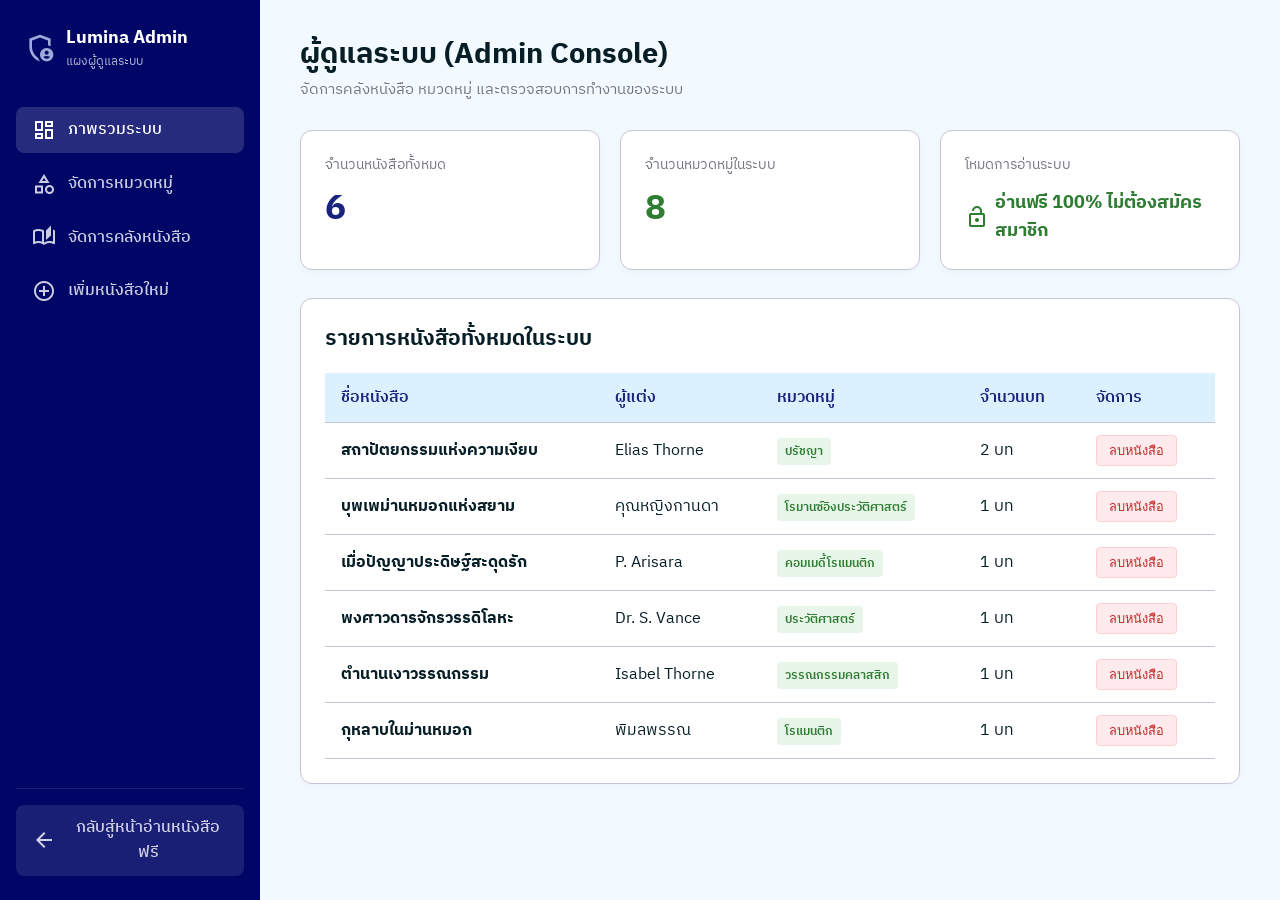
<file: E-Book Portal/admin.html>
<!DOCTYPE html>
<html lang="th">
<head>
    <meta charset="utf-8"/>
    <meta name="viewport" content="width=device-width, initial-scale=1.0"/>
    <title>Lumina Books | ผู้ดูแลระบบ (Admin Dashboard)</title>
    <meta name="description" content="แผงควบคุมผู้ดูแลระบบ Lumina Books สำหรับเพิ่ม ลบ แก้ไขหนังสือ จัดการหมวดหมู่ และรายงานระบบ"/>
    <link rel="stylesheet" href="styles.css"/>
    <style>
        .admin-layout {
            display: flex;
            min-height: 100vh;
            background: var(--color-background);
        }
        .admin-sidebar {
            width: 260px;
            background: var(--color-primary-dark);
            color: white;
            padding: 24px 16px;
            display: flex;
            flex-direction: column;
            gap: 24px;
            flex-shrink: 0;
        }
        .admin-sidebar a {
            color: rgba(255,255,255,0.8);
            text-decoration: none;
            padding: 10px 16px;
            border-radius: var(--radius-md);
            display: flex;
            align-items: center;
            gap: 12px;
            font-weight: 500;
            transition: var(--transition);
        }
        .admin-sidebar a:hover, .admin-sidebar a.active {
            background: rgba(255,255,255,0.15);
            color: white;
        }
        .admin-main {
            flex-grow: 1;
            padding: 32px 40px;
            overflow-y: auto;
        }
        .admin-card {
            background: white;
            border: 1px solid var(--color-outline-variant);
            border-radius: var(--radius-lg);
            padding: 24px;
            margin-bottom: 24px;
            box-shadow: var(--shadow-sm);
        }
        .admin-table {
            width: 100%;
            border-collapse: collapse;
            margin-top: 16px;
        }
        .admin-table th, .admin-table td {
            padding: 12px 16px;
            text-align: left;
            border-bottom: 1px solid var(--color-outline-variant);
        }
        .admin-table th {
            background: var(--color-surface-container);
            color: var(--color-primary);
            font-weight: 600;
        }
        .status-badge {
            padding: 4px 8px;
            border-radius: 4px;
            font-size: 0.75rem;
            font-weight: 600;
        }
        .status-success { background: #e8f5e9; color: #2e7d32; }
        .status-error { background: #ffebee; color: #c62828; }
    </style>
</head>
<body>

    <div class="admin-layout">
        <!-- Admin Sidebar -->
        <aside class="admin-sidebar">
            <div style="display: flex; align-items: center; gap: 10px; padding: 0 8px;">
                <span class="material-symbols-outlined" style="font-size: 32px; color: #9fa8da;">admin_panel_settings</span>
                <div>
                    <h3 style="font-size: 1.1rem; font-weight: 700;">Lumina Admin</h3>
                    <p style="font-size: 0.75rem; opacity: 0.7;">แผงผู้ดูแลระบบ</p>
                </div>
            </div>

            <nav style="display: flex; flex-direction: column; gap: 8px; margin-top: 12px;">
                <a href="#overview" class="active" onclick="showAdminSection('overview')">
                    <span class="material-symbols-outlined">dashboard</span> ภาพรวมระบบ
                </a>
                <a href="#categories" onclick="showAdminSection('categories')">
                    <span class="material-symbols-outlined">category</span> จัดการหมวดหมู่
                </a>
                <a href="#books" onclick="showAdminSection('books')">
                    <span class="material-symbols-outlined">auto_stories</span> จัดการคลังหนังสือ
                </a>
                <a href="#add-book" onclick="showAdminSection('add-book')">
                    <span class="material-symbols-outlined">add_circle</span> เพิ่มหนังสือใหม่
                </a>
            </nav>

            <div style="margin-top: auto; padding-top: 16px; border-top: 1px solid rgba(255,255,255,0.1);">
                <a href="index.html" style="background: rgba(255,255,255,0.1); text-align: center; justify-content: center;">
                    <span class="material-symbols-outlined">arrow_back</span> กลับสู่หน้าอ่านหนังสือฟรี
                </a>
            </div>
        </aside>

        <!-- Admin Main Content -->
        <main class="admin-main">
            <!-- Header -->
            <div style="display: flex; justify-content: space-between; align-items: center; margin-bottom: 28px;">
                <div>
                    <h1 style="font-size: 1.8rem; font-weight: 700;">ผู้ดูแลระบบ (Admin Console)</h1>
                    <p style="color: var(--color-outline); font-size: 0.95rem;">จัดการคลังหนังสือ หมวดหมู่ และตรวจสอบการทำงานของระบบ</p>
                </div>
            </div>

            <!-- SECTION 1: OVERVIEW -->
            <section id="sec-overview" class="admin-section">
                <div style="display: grid; grid-template-columns: repeat(3, 1fr); gap: 20px; margin-bottom: 28px;">
                    <div class="admin-card" style="margin-bottom: 0;">
                        <p style="font-size: 0.85rem; color: var(--color-outline);">จำนวนหนังสือทั้งหมด</p>
                        <p id="totalAdminBooks" style="font-size: 2.2rem; font-weight: 700; color: var(--color-primary); margin-top: 4px;">6</p>
                    </div>
                    <div class="admin-card" style="margin-bottom: 0;">
                        <p style="font-size: 0.85rem; color: var(--color-outline);">จำนวนหมวดหมู่ในระบบ</p>
                        <p id="totalAdminCategories" style="font-size: 2.2rem; font-weight: 700; color: #2e7d32; margin-top: 4px;">8</p>
                    </div>
                    <div class="admin-card" style="margin-bottom: 0;">
                        <p style="font-size: 0.85rem; color: var(--color-outline);">โหมดการอ่านระบบ</p>
                        <p style="font-size: 1.1rem; font-weight: 700; color: #2e7d32; margin-top: 12px; display: flex; align-items: center; gap: 6px;">
                            <span class="material-symbols-outlined">lock_open</span> อ่านฟรี 100% ไม่ต้องสมัครสมาชิก
                        </p>
                    </div>
                </div>
            </section>

            <!-- SECTION 2: CATEGORY MANAGEMENT -->
            <section id="sec-categories" class="admin-section" style="display: none;">
                <div class="admin-card">
                    <h2 style="font-size: 1.3rem; font-weight: 700; margin-bottom: 16px; display: flex; align-items: center; gap: 8px;">
                        <span class="material-symbols-outlined" style="color: var(--color-primary);">category</span>
                        จัดการและเพิ่มหมวดหมู่หนังสือใหม่
                    </h2>

                    <form id="adminAddCategoryForm" style="display: flex; gap: 12px; margin-bottom: 24px;">
                        <input type="text" id="adminCatInput" class="form-input" placeholder="พิมพ์ชื่อหมวดหมู่ใหม่ เช่น มังงะ, สยองขวัญ ฯลฯ" required style="flex-grow: 1;" />
                        <button type="submit" class="btn-primary" style="white-space: nowrap;">
                            + เพิ่มหมวดหมู่
                        </button>
                    </form>

                    <table class="admin-table">
                        <thead>
                            <tr>
                                <th>ชื่อหมวดหมู่</th>
                                <th>จำนวนหนังสือในหมวดนี้</th>
                                <th>จัดการ</th>
                            </tr>
                        </thead>
                        <tbody id="adminCategoriesTableBody">
                            <!-- Rendered by JS -->
                        </tbody>
                    </table>
                </div>
            </section>

            <!-- SECTION 3: ADD NEW BOOK FORM -->
            <section id="sec-add-book" class="admin-section" style="display: none;">
                <div class="admin-card">
                    <h2 style="font-size: 1.3rem; font-weight: 700; margin-bottom: 20px; display: flex; align-items: center; gap: 8px;">
                        <span class="material-symbols-outlined" style="color: var(--color-primary);">add_circle</span>
                        เพิ่มหนังสือใหม่เข้าสู่คลัง
                    </h2>
                    
                    <form id="adminAddBookForm">
                        <div style="display: grid; grid-template-columns: 1fr 1fr; gap: 16px;">
                            <div class="form-group">
                                <label class="form-label">ชื่อเรื่อง (ภาษาไทย)</label>
                                <input type="text" id="addBookTitleTh" class="form-input" placeholder="เช่น ดั่งดาวประดับฟ้า" required />
                            </div>
                            <div class="form-group">
                                <label class="form-label">ชื่อเรื่อง (ภาษาอังกฤษ)</label>
                                <input type="text" id="addBookTitleEn" class="form-input" placeholder="เช่น Starlight Mystery" required />
                            </div>
                        </div>

                        <div style="display: grid; grid-template-columns: 1fr 1fr; gap: 16px;">
                            <div class="form-group">
                                <label class="form-label">ผู้แต่ง (Author)</label>
                                <input type="text" id="addBookAuthor" class="form-input" placeholder="ระบุชื่อผู้แต่ง" required />
                            </div>
                            <div class="form-group">
                                <label class="form-label">หมวดหมู่หนังสือ</label>
                                <select id="adminBookCatSelect" class="form-input" required>
                                    <!-- Populated dynamically -->
                                </select>
                            </div>
                        </div>

                        <div class="form-group">
                            <label class="form-label">URL ภาพปกหนังสือ</label>
                            <input type="url" id="addBookCoverUrl" class="form-input" placeholder="https://images.unsplash.com/..." required />
                        </div>

                        <div class="form-group">
                            <label class="form-label">คำอธิบายเรื่องย่อ</label>
                            <textarea id="addBookDesc" class="form-input" rows="3" placeholder="ระบุเรื่องย่อของหนังสือ..." required></textarea>
                        </div>

                        <div class="form-group">
                            <label class="form-label">เนื้อหาบทที่ 1 (Full Chapter Content)</label>
                            <textarea id="addBookContent" class="form-input" rows="6" placeholder="<p>เนื้อหาในบทที่ 1...</p>" required></textarea>
                        </div>

                        <button type="submit" class="btn-primary" style="width: 100%; justify-content: center; padding: 12px;">
                            <span class="material-symbols-outlined">publish</span> บันทึกและเพิ่มหนังสือเข้าคลัง
                        </button>
                    </form>
                </div>
            </section>

            <!-- SECTION 4: BOOKS MANAGEMENT TABLE -->
            <section id="sec-books" class="admin-section">
                <div class="admin-card">
                    <h2 style="font-size: 1.3rem; font-weight: 700; margin-bottom: 16px;">รายการหนังสือทั้งหมดในระบบ</h2>
                    <table class="admin-table">
                        <thead>
                            <tr>
                                <th>ชื่อหนังสือ</th>
                                <th>ผู้แต่ง</th>
                                <th>หมวดหมู่</th>
                                <th>จำนวนบท</th>
                                <th>จัดการ</th>
                            </tr>
                        </thead>
                        <tbody id="adminBooksTableBody">
                            <!-- Rendered by JS -->
                        </tbody>
                    </table>
                </div>
            </section>
        </main>
    </div>

    <!-- Admin Engine Script -->
    <script src="js/api.js"></script>
    <script src="books/data.js"></script>
    <script>
        let adminBooks = JSON.parse(localStorage.getItem('lumina_books_db') || JSON.stringify(DEFAULT_BOOKS));
        let adminCategories = JSON.parse(localStorage.getItem('lumina_categories_db') || JSON.stringify([
            'วรรณกรรม', 'นิยาย', 'โรแมนติก', 'ปรัชญา', 
            'ประวัติศาสตร์', 'วรรณกรรมคลาสสิก', 
            'โรมานซ์อิงประวัติศาสตร์', 'คอมเมดี้โรแมนติก'
        ]));

        function showAdminSection(secId) {
            document.querySelectorAll('.admin-section').forEach(s => s.style.display = 'none');
            document.querySelectorAll('.admin-sidebar a').forEach(a => a.classList.remove('active'));

            const target = document.getElementById(`sec-${secId}`);
            if (target) target.style.display = 'block';

            const activeLink = document.querySelector(`.admin-sidebar a[href="#${secId}"]`);
            if (activeLink) activeLink.classList.add('active');
        }

        function renderAdminCategories() {
            const tbody = document.getElementById('adminCategoriesTableBody');
            const select = document.getElementById('adminBookCatSelect');

            if (select) {
                select.innerHTML = adminCategories.map(c => `<option value="${c}">${c}</option>`).join('');
            }

            if (tbody) {
                tbody.innerHTML = adminCategories.map(c => {
                    const count = adminBooks.filter(b => b.category === c).length;
                    return `
                        <tr>
                            <td><strong>${c}</strong></td>
                            <td>${count} เล่ม</td>
                            <td>
                                <button onclick="deleteCategoryAdmin('${c}')" style="background: #ffebee; color: #c62828; border: 1px solid #ffcdd2; padding: 4px 10px; border-radius: 4px; cursor: pointer; font-size: 0.8rem;">
                                    ลบหมวดหมู่
                                </button>
                            </td>
                        </tr>
                    `;
                }).join('');
            }

            document.getElementById('totalAdminCategories').textContent = adminCategories.length;
        }

        function deleteCategoryAdmin(catName) {
            if (confirm(`คุณแน่ใจหรือไม่ว่าต้องการลบหมวดหมู่ "${catName}"?`)) {
                adminCategories = adminCategories.filter(c => c !== catName);
                localStorage.setItem('lumina_categories_db', JSON.stringify(adminCategories));
                renderAdminCategories();
            }
        }

        document.getElementById('adminAddCategoryForm')?.addEventListener('submit', (e) => {
            e.preventDefault();
            const input = document.getElementById('adminCatInput').value.trim();
            if (input && !adminCategories.includes(input)) {
                adminCategories.push(input);
                localStorage.setItem('lumina_categories_db', JSON.stringify(adminCategories));
                renderAdminCategories();
                document.getElementById('adminCatInput').value = '';
                alert(`เพิ่มหมวดหมู่ "${input}" เรียบร้อยแล้ว`);
            }
        });

        function renderAdminBooksTable() {
            const tbody = document.getElementById('adminBooksTableBody');
            if (!tbody) return;

            tbody.innerHTML = adminBooks.map(b => `
                <tr>
                    <td><strong>${b.titleTh || b.title}</strong></td>
                    <td>${b.author}</td>
                    <td><span class="status-badge status-success">${b.category || 'ทั่วไป'}</span></td>
                    <td>${(b.chapters || []).length} บท</td>
                    <td>
                        <button onclick="deleteBookAdmin('${b.id}')" style="background: #ffebee; color: #c62828; border: 1px solid #ffcdd2; padding: 4px 12px; border-radius: 4px; cursor: pointer; font-size: 0.8rem;">
                            ลบหนังสือ
                        </button>
                    </td>
                </tr>
            `).join('');

            document.getElementById('totalAdminBooks').textContent = adminBooks.length;
        }

        function deleteBookAdmin(bookId) {
            if (confirm('คุณแน่ใจหรือไม่ว่าต้องการลบหนังสือเล่มนี้ออกจากคลังระบบ?')) {
                adminBooks = adminBooks.filter(b => b.id !== bookId);
                localStorage.setItem('lumina_books_db', JSON.stringify(adminBooks));
                renderAdminBooksTable();
            }
        }

        document.getElementById('adminAddBookForm')?.addEventListener('submit', (e) => {
            e.preventDefault();
            const titleTh = document.getElementById('addBookTitleTh').value.trim();
            const titleEn = document.getElementById('addBookTitleEn').value.trim();
            const author = document.getElementById('addBookAuthor').value.trim();
            const category = document.getElementById('adminBookCatSelect').value;
            const coverUrl = document.getElementById('addBookCoverUrl').value.trim();
            const desc = document.getElementById('addBookDesc').value.trim();
            const content = document.getElementById('addBookContent').value.trim();

            const newBook = {
                id: 'admin-book-' + Date.now(),
                title: titleEn || titleTh,
                titleTh: titleTh,
                author: author,
                category: category,
                coverUrl: coverUrl,
                description: desc,
                progress: 0,
                currentPage: 0,
                totalPages: 150,
                rating: 5.0,
                isFavorite: false,
                isReading: false,
                isCompleted: false,
                lastReadDate: new Date().toISOString(),
                chapters: [{ title: 'บทที่ 1: จุดเริ่มต้น', content: content }]
            };

            adminBooks.unshift(newBook);
            localStorage.setItem('lumina_books_db', JSON.stringify(adminBooks));
            renderAdminBooksTable();
            renderAdminCategories();

            alert(`เพิ่มหนังสือ "${titleTh}" เข้าสู่คลังหมวดหมู่ ${category} เรียบร้อยแล้ว!`);
            document.getElementById('adminAddBookForm').reset();
            showAdminSection('books');
        });

        document.addEventListener('DOMContentLoaded', () => {
            renderAdminCategories();
            renderAdminBooksTable();
        });
    </script>
</body>
</html>
</file>
<file: E-Book Portal/styles.css>
/* Lumina Books - Design System & Modern Web Application Styling */
@import url('https://fonts.googleapis.com/css2?family=IBM+Plex+Sans+Thai:wght@300;400;500;600;700&family=IBM+Plex+Sans:ital,wght@0,300;0,400;0,500;0,600;0,700;1,400&family=Sarabun:wght@300;400;500;600;700&family=Material+Symbols+Outlined:opsz,wght,FILL,GRAD@20..48,100..700,0..1,-50..200&display=swap');

:root {
    /* Ink & Indigo Theme Tokens */
    --color-background: #f3faff;
    --color-surface: #f3faff;
    --color-surface-dim: #c7dde9;
    --color-surface-bright: #ffffff;
    --color-surface-container-lowest: #ffffff;
    --color-surface-container-low: #e6f6ff;
    --color-surface-container: #dbf1fe;
    --color-surface-container-high: #d5ecf8;
    --color-surface-container-highest: #cfe6f2;
    
    --color-on-surface: #071e27;
    --color-on-surface-variant: #454652;
    --color-outline: #767683;
    --color-outline-variant: #c6c5d4;
    
    --color-primary: #1a237e;
    --color-primary-dark: #000666;
    --color-on-primary: #ffffff;
    --color-primary-container: #e0e0ff;
    --color-on-primary-container: #1a237e;
    
    --color-secondary: #5b5e68;
    --color-secondary-container: #e0e2ee;
    --color-accent: #e53935;
    
    --font-primary: 'IBM Plex Sans Thai', 'IBM Plex Sans', 'Sarabun', -apple-system, sans-serif;
    --font-serif: 'Sarabun', serif;
    --font-mono: 'Courier New', monospace;

    --radius-sm: 4px;
    --radius-md: 8px;
    --radius-lg: 12px;
    --radius-xl: 16px;
    --radius-full: 9999px;

    --shadow-sm: 0 2px 8px rgba(26, 35, 126, 0.04);
    --shadow-md: 0 4px 16px rgba(26, 35, 126, 0.08);
    --shadow-lg: 0 12px 32px rgba(26, 35, 126, 0.12);

    --transition: all 0.25s cubic-bezier(0.4, 0, 0.2, 1);
}

/* Global Reset */
*, *::before, *::after {
    box-sizing: border-box;
    margin: 0;
    padding: 0;
}

html, body {
    font-family: var(--font-primary);
    background-color: var(--color-background);
    color: var(--color-on-surface);
    line-height: 1.6;
    word-break: keep-all;
    line-break: loose;
    -webkit-font-smoothing: antialiased;
}

body.reader-active {
    overflow: hidden;
}

.material-symbols-outlined {
    font-variation-settings: 'FILL' 0, 'wght' 400, 'GRAD' 0, 'opsz' 24;
    vertical-align: middle;
    user-select: none;
}

/* Custom Scrollbar */
::-webkit-scrollbar {
    width: 6px;
    height: 6px;
}
::-webkit-scrollbar-track {
    background: transparent;
}
::-webkit-scrollbar-thumb {
    background: #b0bec5;
    border-radius: 10px;
}
::-webkit-scrollbar-thumb:hover {
    background: var(--color-primary);
}

/* Navigation Bar */
.navbar {
    position: fixed;
    top: 0;
    left: 0;
    right: 0;
    height: 68px;
    background: rgba(243, 250, 255, 0.85);
    backdrop-filter: blur(12px);
    -webkit-backdrop-filter: blur(12px);
    border-bottom: 1px solid var(--color-outline-variant);
    z-index: 40;
}
.navbar-container {
    max-width: 1280px;
    margin: 0 auto;
    height: 100%;
    display: flex;
    align-items: center;
    justify-content: space-between;
    padding: 0 24px;
}
.brand-logo {
    display: flex;
    align-items: center;
    gap: 10px;
    font-size: 1.35rem;
    font-weight: 700;
    color: var(--color-primary);
    text-decoration: none;
    cursor: pointer;
}
.brand-icon {
    font-size: 28px;
}
.nav-links {
    display: flex;
    gap: 24px;
    list-style: none;
}
.nav-link {
    text-decoration: none;
    color: var(--color-on-surface-variant);
    font-weight: 500;
    font-size: 0.95rem;
    padding: 6px 0;
    border-bottom: 2px solid transparent;
    transition: var(--transition);
}
.nav-link:hover, .nav-link.active {
    color: var(--color-primary);
    border-bottom-color: var(--color-primary);
}

.search-bar {
    display: flex;
    align-items: center;
    gap: 8px;
    background: var(--color-surface-container);
    border: 1px solid var(--color-outline-variant);
    padding: 6px 16px;
    border-radius: var(--radius-full);
    width: 240px;
    transition: var(--transition);
}
.search-bar:focus-within {
    width: 300px;
    border-color: var(--color-primary);
    box-shadow: 0 0 0 3px rgba(26, 35, 126, 0.1);
}
.search-bar input {
    border: none;
    background: transparent;
    outline: none;
    font-size: 0.9rem;
    color: var(--color-on-surface);
    width: 100%;
    font-family: inherit;
}

.user-profile-btn {
    display: flex;
    align-items: center;
    gap: 10px;
    background: none;
    border: none;
    cursor: pointer;
    padding: 4px 8px;
    border-radius: var(--radius-lg);
    transition: var(--transition);
}
.user-profile-btn:hover {
    background: var(--color-surface-container-high);
}
.user-avatar {
    width: 38px;
    height: 38px;
    border-radius: 50%;
    object-fit: cover;
    border: 2px solid var(--color-primary-container);
}
.guest-avatar-icon {
    width: 38px;
    height: 38px;
    border-radius: 50%;
    background: var(--color-surface-container-highest);
    color: var(--color-outline);
    display: flex;
    align-items: center;
    justify-content: center;
    border: 2px solid var(--color-outline-variant);
}
.user-info {
    text-align: right;
}
.user-name {
    font-size: 0.88rem;
    font-weight: 600;
    color: var(--color-on-surface);
}
.user-badge {
    font-size: 0.72rem;
    color: var(--color-primary);
    font-weight: 500;
    text-transform: uppercase;
    letter-spacing: 0.5px;
}
.guest-badge {
    color: var(--color-outline);
}
.admin-badge {
    color: #c62828;
    font-weight: 700;
}

/* Main Layout Canvas */
.main-content {
    max-width: 1280px;
    margin: 0 auto;
    padding: 100px 24px 60px 24px;
    min-height: 100vh;
}

.welcome-header {
    margin-bottom: 36px;
}
.welcome-title {
    font-size: 2rem;
    font-weight: 700;
    color: var(--color-on-surface);
    margin-bottom: 6px;
}
.welcome-subtitle {
    font-size: 1.05rem;
    color: var(--color-on-surface-variant);
}

/* Guest Banner Alert */
.guest-notice-banner {
    background: #fff8e1;
    border: 1px solid #ffe082;
    color: #8d6e63;
    padding: 12px 20px;
    border-radius: var(--radius-lg);
    margin-bottom: 24px;
    display: flex;
    align-items: center;
    justify-content: space-between;
    gap: 16px;
}

/* Continue Reading Hero Banner */
.continue-card {
    background: var(--color-surface-container-low);
    border: 1px solid var(--color-outline-variant);
    border-radius: var(--radius-xl);
    padding: 28px;
    display: flex;
    gap: 32px;
    align-items: center;
    box-shadow: var(--shadow-sm);
    transition: var(--transition);
    margin-bottom: 48px;
}
.continue-card:hover {
    box-shadow: var(--shadow-md);
    border-color: var(--color-surface-dim);
}
.continue-cover-wrapper {
    width: 160px;
    aspect-ratio: 2/3;
    flex-shrink: 0;
    position: relative;
    border-radius: var(--radius-md);
    overflow: hidden;
    box-shadow: var(--shadow-md);
    cursor: pointer;
}
.continue-cover-img {
    width: 100%;
    height: 100%;
    object-fit: cover;
    transition: transform 0.4s ease;
}
.continue-cover-wrapper:hover .continue-cover-img {
    transform: scale(1.05);
}
.continue-play-overlay {
    position: absolute;
    inset: 0;
    background: rgba(26, 35, 126, 0.35);
    display: flex;
    align-items: center;
    justify-content: center;
    opacity: 0;
    transition: var(--transition);
}
.continue-cover-wrapper:hover .continue-play-overlay {
    opacity: 1;
}
.continue-play-overlay span {
    font-size: 48px;
    color: white;
}
.continue-details {
    flex-grow: 1;
}
.tag-badge {
    display: inline-block;
    font-size: 0.75rem;
    font-weight: 600;
    color: var(--color-primary);
    background: rgba(26, 35, 126, 0.08);
    padding: 4px 10px;
    border-radius: var(--radius-sm);
    text-transform: uppercase;
    letter-spacing: 0.5px;
    margin-right: 8px;
}
.continue-book-title {
    font-size: 1.5rem;
    font-weight: 700;
    color: var(--color-on-surface);
    margin: 8px 0 4px 0;
}
.continue-book-meta {
    font-size: 0.95rem;
    color: var(--color-on-surface-variant);
    margin-bottom: 20px;
}
.progress-bar-bg {
    width: 100%;
    max-width: 400px;
    height: 8px;
    background: var(--color-surface-container-highest);
    border-radius: var(--radius-full);
    overflow: hidden;
    margin-bottom: 24px;
}
.progress-bar-fill {
    height: 100%;
    background: var(--color-primary);
    border-radius: var(--radius-full);
    transition: width 0.5s ease;
}

.btn-primary {
    background: var(--color-primary);
    color: var(--color-on-primary);
    border: none;
    padding: 12px 28px;
    border-radius: var(--radius-full);
    font-size: 0.95rem;
    font-weight: 600;
    font-family: inherit;
    cursor: pointer;
    display: inline-flex;
    align-items: center;
    gap: 8px;
    box-shadow: var(--shadow-sm);
    transition: var(--transition);
}
.btn-primary:hover {
    background: var(--color-primary-dark);
    box-shadow: var(--shadow-md);
    transform: translateY(-1px);
}
.btn-primary:active {
    transform: translateY(0);
}

.btn-secondary {
    background: var(--color-surface-container-high);
    color: var(--color-on-surface);
    border: 1px solid var(--color-outline-variant);
    padding: 10px 20px;
    border-radius: var(--radius-full);
    font-size: 0.9rem;
    font-weight: 500;
    font-family: inherit;
    cursor: pointer;
    display: inline-flex;
    align-items: center;
    gap: 6px;
    transition: var(--transition);
}
.btn-secondary:hover {
    background: var(--color-surface-container-highest);
    border-color: var(--color-outline);
}

/* Section Bar & Category Filters */
.section-header {
    display: flex;
    justify-content: space-between;
    align-items: center;
    margin-bottom: 24px;
    flex-wrap: wrap;
    gap: 16px;
}
.section-title {
    font-size: 1.4rem;
    font-weight: 700;
    color: var(--color-on-surface);
    display: flex;
    align-items: center;
    gap: 8px;
}

.category-tabs {
    display: flex;
    gap: 8px;
    overflow-x: auto;
    padding-bottom: 10px;
    margin-bottom: 24px;
}
.tab-btn {
    background: var(--color-surface-container-lowest);
    border: 1px solid var(--color-outline-variant);
    padding: 8px 18px;
    border-radius: var(--radius-full);
    font-size: 0.88rem;
    font-weight: 500;
    color: var(--color-on-surface-variant);
    cursor: pointer;
    white-space: nowrap;
    transition: var(--transition);
}
.tab-btn:hover, .tab-btn.active {
    background: var(--color-primary);
    color: var(--color-on-primary);
    border-color: var(--color-primary);
}

.view-controls {
    display: flex;
    gap: 8px;
}
.icon-btn {
    background: var(--color-surface-container-lowest);
    border: 1px solid var(--color-outline-variant);
    color: var(--color-outline);
    width: 38px;
    height: 38px;
    border-radius: var(--radius-md);
    display: flex;
    align-items: center;
    justify-content: center;
    cursor: pointer;
    transition: var(--transition);
}
.icon-btn:hover, .icon-btn.active {
    color: var(--color-primary);
    border-color: var(--color-primary);
    background: var(--color-surface-container);
}

/* Books Grid & List Views */
.books-grid {
    display: grid;
    grid-template-columns: repeat(auto-fill, minmax(200px, 1fr));
    gap: 24px;
}

.books-list {
    display: flex;
    flex-direction: column;
    gap: 16px;
}

.book-card {
    background: var(--color-surface-container-lowest);
    border: 1px solid var(--color-outline-variant);
    border-radius: var(--radius-lg);
    overflow: hidden;
    display: flex;
    flex-direction: column;
    cursor: pointer;
    transition: var(--transition);
    position: relative;
}
.book-card:hover {
    transform: translateY(-4px);
    box-shadow: var(--shadow-md);
    border-color: var(--color-primary);
}
.book-cover-box {
    width: 100%;
    aspect-ratio: 2/3;
    overflow: hidden;
    position: relative;
    background: var(--color-surface-container);
}
.book-cover-img {
    width: 100%;
    height: 100%;
    object-fit: cover;
    transition: transform 0.4s ease;
}
.book-card:hover .book-cover-img {
    transform: scale(1.04);
}
.book-cover-overlay {
    position: absolute;
    inset: 0;
    background: rgba(0,0,0,0.4);
    opacity: 0;
    transition: var(--transition);
    display: flex;
    align-items: center;
    justify-content: center;
    gap: 12px;
}
.book-card:hover .book-cover-overlay {
    opacity: 1;
}
.action-circle-btn {
    width: 42px;
    height: 42px;
    border-radius: 50%;
    background: white;
    color: var(--color-primary);
    border: none;
    display: flex;
    align-items: center;
    justify-content: center;
    box-shadow: var(--shadow-md);
    cursor: pointer;
    transition: var(--transition);
}
.action-circle-btn:hover {
    transform: scale(1.1);
    background: var(--color-primary);
    color: white;
}
.favorite-btn-top {
    position: absolute;
    top: 10px;
    right: 10px;
    background: rgba(255, 255, 255, 0.85);
    backdrop-filter: blur(4px);
    border: none;
    width: 32px;
    height: 32px;
    border-radius: 50%;
    display: flex;
    align-items: center;
    justify-content: center;
    color: var(--color-outline);
    cursor: pointer;
    z-index: 5;
    transition: var(--transition);
}
.favorite-btn-top.active {
    color: var(--color-accent);
}
.favorite-btn-top.active .material-symbols-outlined {
    font-variation-settings: 'FILL' 1;
}

.book-card-info {
    padding: 16px;
    flex-grow: 1;
    display: flex;
    flex-direction: column;
    justify-content: space-between;
}
.book-title {
    font-size: 0.98rem;
    font-weight: 600;
    color: var(--color-on-surface);
    white-space: nowrap;
    overflow: hidden;
    text-overflow: ellipsis;
}
.book-author {
    font-size: 0.85rem;
    color: var(--color-outline);
    margin-top: 4px;
}
.book-progress-mini {
    margin-top: 12px;
    display: flex;
    align-items: center;
    gap: 8px;
}
.progress-mini-bar {
    flex-grow: 1;
    height: 4px;
    background: var(--color-surface-container-highest);
    border-radius: 2px;
    overflow: hidden;
}
.progress-mini-fill {
    height: 100%;
    background: var(--color-primary);
}
.progress-text {
    font-size: 0.75rem;
    font-weight: 600;
    color: var(--color-primary);
}

/* Horizontal List Layout Modification */
.books-list .book-card {
    flex-direction: row;
    height: 130px;
}
.books-list .book-cover-box {
    width: 90px;
    aspect-ratio: auto;
    height: 100%;
    flex-shrink: 0;
}
.books-list .book-card-info {
    justify-content: center;
}
.books-list .book-title {
    font-size: 1.1rem;
}

/* ==========================================
   AUTHENTICATION MODALS & FORM STYLING
   ========================================== */
.auth-tabs {
    display: flex;
    border-bottom: 1px solid var(--color-outline-variant);
    margin-bottom: 24px;
}
.auth-tab-btn {
    flex: 1;
    padding: 12px;
    text-align: center;
    background: none;
    border: none;
    font-weight: 600;
    font-size: 1rem;
    color: var(--color-outline);
    cursor: pointer;
    border-bottom: 3px solid transparent;
    transition: var(--transition);
}
.auth-tab-btn.active {
    color: var(--color-primary);
    border-bottom-color: var(--color-primary);
}

.form-group {
    margin-bottom: 18px;
}
.form-label {
    display: block;
    font-size: 0.88rem;
    font-weight: 600;
    color: var(--color-on-surface-variant);
    margin-bottom: 6px;
}
.form-input {
    width: 100%;
    padding: 10px 14px;
    border: 1px solid var(--color-outline-variant);
    border-radius: var(--radius-md);
    font-size: 0.95rem;
    font-family: inherit;
    outline: none;
    background: var(--color-surface-container-lowest);
    color: var(--color-on-surface);
    transition: var(--transition);
}
.form-input:focus {
    border-color: var(--color-primary);
    box-shadow: 0 0 0 3px rgba(26, 35, 126, 0.1);
}

.auth-submit-btn {
    width: 100%;
    padding: 12px;
    background: var(--color-primary);
    color: white;
    border: none;
    border-radius: var(--radius-full);
    font-size: 1rem;
    font-weight: 600;
    font-family: inherit;
    cursor: pointer;
    transition: var(--transition);
    margin-top: 8px;
}
.auth-submit-btn:hover {
    background: var(--color-primary-dark);
}

.social-login-btn {
    width: 100%;
    padding: 10px;
    background: white;
    border: 1px solid var(--color-outline-variant);
    border-radius: var(--radius-full);
    font-size: 0.9rem;
    font-weight: 600;
    cursor: pointer;
    display: flex;
    align-items: center;
    justify-content: center;
    gap: 10px;
    margin-top: 10px;
    transition: var(--transition);
}
.social-login-btn:hover {
    background: var(--color-surface-container);
}

.demo-login-box {
    margin-top: 20px;
    padding-top: 16px;
    border-top: 1px dashed var(--color-outline-variant);
    text-align: center;
}
.btn-demo-login {
    background: var(--color-surface-container-high);
    border: 1px solid var(--color-outline-variant);
    color: var(--color-primary);
    padding: 8px 14px;
    border-radius: var(--radius-full);
    font-size: 0.82rem;
    font-weight: 600;
    cursor: pointer;
    transition: var(--transition);
    margin: 4px;
}
.btn-demo-login:hover {
    background: var(--color-primary-container);
}

/* Toast Explicit Errors */
.toast.toast-error {
    background: #b71c1c;
    color: white;
    border: 1px solid #ef5350;
}

/* Modal Window Base */
.modal-overlay {
    position: fixed;
    inset: 0;
    background: rgba(0,0,0,0.5);
    backdrop-filter: blur(4px);
    z-index: 90;
    display: flex;
    align-items: center;
    justify-content: center;
    opacity: 0;
    visibility: hidden;
    transition: var(--transition);
}
.modal-overlay.open {
    opacity: 1;
    visibility: visible;
}
.modal-box {
    background: var(--color-surface-container-lowest);
    width: 90%;
    max-width: 520px;
    border-radius: var(--radius-xl);
    padding: 28px;
    box-shadow: var(--shadow-lg);
    border: 1px solid var(--color-outline-variant);
}
.modal-header {
    display: flex;
    justify-content: space-between;
    align-items: center;
    margin-bottom: 20px;
}
.modal-title {
    font-size: 1.25rem;
    font-weight: 700;
    color: var(--color-on-surface);
}

/* Upload Dropzone */
.dropzone {
    border: 2px dashed var(--color-primary);
    background: var(--color-surface-container-low);
    border-radius: var(--radius-lg);
    padding: 40px 20px;
    text-align: center;
    cursor: pointer;
    transition: var(--transition);
}
.dropzone:hover, .dropzone.dragover {
    background: var(--color-surface-container);
    border-color: var(--color-primary-dark);
}
.dropzone-icon {
    font-size: 48px;
    color: var(--color-primary);
    margin-bottom: 12px;
}

/* Toast Notifications */
.toast-container {
    position: fixed;
    bottom: 24px;
    right: 24px;
    z-index: 200;
    display: flex;
    flex-direction: column;
    gap: 8px;
}
.toast {
    background: var(--color-on-surface);
    color: var(--color-surface-bright);
    padding: 12px 20px;
    border-radius: var(--radius-md);
    box-shadow: var(--shadow-md);
    font-size: 0.9rem;
    display: flex;
    align-items: center;
    gap: 10px;
    animation: slideIn 0.3s ease;
}

@keyframes slideIn {
    from { transform: translateX(100%); opacity: 0; }
    to { transform: translateX(0); opacity: 1; }
}

/* Reader Rules */
.reader-overlay {
    position: fixed;
    inset: 0;
    background: var(--color-surface);
    z-index: 100;
    display: flex;
    flex-direction: column;
    opacity: 0;
    visibility: hidden;
    transition: opacity 0.3s ease, visibility 0.3s ease;
}
.reader-overlay.open {
    opacity: 1;
    visibility: visible;
}
.reader-toolbar {
    height: 64px;
    display: flex;
    align-items: center;
    justify-content: space-between;
    padding: 0 24px;
    border-bottom: 1px solid var(--color-outline-variant);
    background: rgba(255, 255, 255, 0.85);
    backdrop-filter: blur(10px);
    z-index: 20;
}
.reader-toolbar-left, .reader-toolbar-right {
    display: flex;
    align-items: center;
    gap: 12px;
}
.reader-book-info {
    display: flex;
    flex-direction: column;
}
.reader-book-title {
    font-size: 0.95rem;
    font-weight: 700;
    color: var(--color-on-surface);
}
.reader-chapter-name {
    font-size: 0.75rem;
    color: var(--color-outline);
}
.reader-progress-header {
    height: 3px;
    background: var(--color-surface-container-highest);
    width: 100%;
}
.reader-progress-header-fill {
    height: 100%;
    background: var(--color-primary);
    width: 0%;
    transition: width 0.2s ease;
}
.reader-body {
    flex-grow: 1;
    display: flex;
    position: relative;
    overflow: hidden;
}
.reader-sidebar {
    width: 320px;
    background: var(--color-surface-container-lowest);
    border-right: 1px solid var(--color-outline-variant);
    display: flex;
    flex-direction: column;
    transition: transform 0.3s ease;
    z-index: 15;
}
.reader-sidebar.collapsed {
    transform: translateX(-100%);
    position: absolute;
    height: 100%;
}
.sidebar-header {
    padding: 16px 20px;
    font-weight: 700;
    font-size: 1rem;
    border-bottom: 1px solid var(--color-outline-variant);
    display: flex;
    justify-content: space-between;
    align-items: center;
}
.sidebar-content {
    flex-grow: 1;
    overflow-y: auto;
    padding: 12px 0;
}
.toc-item {
    padding: 12px 20px;
    font-size: 0.9rem;
    color: var(--color-on-surface-variant);
    cursor: pointer;
    transition: var(--transition);
    border-left: 3px solid transparent;
}
.toc-item:hover {
    background: var(--color-surface-container);
    color: var(--color-primary);
}
.toc-item.active {
    background: var(--color-surface-container-low);
    color: var(--color-primary);
    border-left-color: var(--color-primary);
    font-weight: 600;
}
.reader-canvas {
    flex-grow: 1;
    overflow-y: auto;
    padding: 40px 24px 80px 24px;
    display: flex;
    justify-content: center;
    scroll-behavior: smooth;
}
.reader-paper {
    background: var(--color-surface-container-lowest);
    max-width: 780px;
    width: 100%;
    min-height: 900px;
    padding: 60px 72px;
    border-radius: var(--radius-md);
    box-shadow: var(--shadow-sm);
    border: 1px solid var(--color-outline-variant);
    transition: background 0.3s ease, color 0.3s ease;
    font-size: 1.1rem;
    line-height: 1.8;
}
.reader-paper h2 {
    font-size: 1.8rem;
    font-weight: 700;
    margin-bottom: 24px;
    text-align: center;
    color: inherit;
}
.reader-paper p {
    margin-bottom: 20px;
}
.reader-paper p.lead {
    font-size: 1.25rem;
    font-weight: 500;
    line-height: 1.7;
    margin-bottom: 28px;
}
.reader-paper blockquote {
    border-left: 4px solid var(--color-primary);
    padding-left: 20px;
    margin: 24px 0;
    font-style: italic;
    opacity: 0.9;
}
.theme-light {
    --reader-bg: #ffffff;
    --reader-text: #1a1a1a;
    --reader-paper-bg: #ffffff;
    --reader-border: #e2e8f0;
}
.theme-sepia {
    --reader-bg: #fbf0d9;
    --reader-text: #5f4b32;
    --reader-paper-bg: #f4e8c1;
    --reader-border: #e4d4a8;
}
.theme-dark {
    --reader-bg: #1e293b;
    --reader-text: #cbd5e1;
    --reader-paper-bg: #0f172a;
    --reader-border: #334155;
}
.theme-midnight {
    --reader-bg: #000000;
    --reader-text: #a1a1aa;
    --reader-paper-bg: #09090b;
    --reader-border: #27272a;
}
.reader-overlay.theme-sepia { background: #fbf0d9; }
.reader-overlay.theme-sepia .reader-toolbar,
.reader-overlay.theme-sepia .reader-footer,
.reader-overlay.theme-sepia .reader-sidebar { background: #f4e8c1; border-color: #e4d4a8; color: #5f4b32; }
.reader-overlay.theme-sepia .reader-paper { background: #fcf5e5; color: #43321e; border-color: #e4d4a8; }
.reader-overlay.theme-dark { background: #0f172a; }
.reader-overlay.theme-dark .reader-toolbar,
.reader-overlay.theme-dark .reader-footer,
.reader-overlay.theme-dark .reader-sidebar { background: #1e293b; border-color: #334155; color: #f1f5f9; }
.reader-overlay.theme-dark .reader-book-title,
.reader-overlay.theme-dark .toc-item { color: #cbd5e1; }
.reader-overlay.theme-dark .reader-paper { background: #1e293b; color: #e2e8f0; border-color: #334155; }
.reader-overlay.theme-midnight { background: #000000; }
.reader-overlay.theme-midnight .reader-toolbar,
.reader-overlay.theme-midnight .reader-footer,
.reader-overlay.theme-midnight .reader-sidebar { background: #09090b; border-color: #27272a; color: #e4e4e7; }
.reader-overlay.theme-midnight .reader-book-title,
.reader-overlay.theme-midnight .toc-item { color: #a1a1aa; }
.reader-overlay.theme-midnight .reader-paper { background: #09090b; color: #d4d4d8; border-color: #27272a; }

.reader-footer {
    height: 54px;
    border-top: 1px solid var(--color-outline-variant);
    display: flex;
    align-items: center;
    justify-content: center;
    gap: 20px;
    background: rgba(255, 255, 255, 0.85);
    backdrop-filter: blur(10px);
    z-index: 20;
}
.settings-popover {
    position: absolute;
    top: 70px;
    right: 24px;
    width: 320px;
    background: var(--color-surface-container-lowest);
    border: 1px solid var(--color-outline-variant);
    border-radius: var(--radius-lg);
    box-shadow: var(--shadow-lg);
    padding: 20px;
    z-index: 50;
    display: none;
}
.settings-popover.open { display: block; }
.settings-group { margin-bottom: 16px; }
.settings-label { font-size: 0.85rem; font-weight: 600; color: var(--color-on-surface-variant); margin-bottom: 8px; display: flex; justify-content: space-between; }
.setting-btn-group { display: flex; gap: 6px; }
.setting-chip { flex: 1; padding: 6px; border: 1px solid var(--color-outline-variant); background: var(--color-surface-container); border-radius: var(--radius-sm); font-size: 0.8rem; font-weight: 500; cursor: pointer; text-align: center; transition: var(--transition); }
.setting-chip.active { background: var(--color-primary); color: white; border-color: var(--color-primary); }

@media (max-width: 768px) {
    .navbar-container { padding: 0 16px; }
    .search-bar { display: none; }
    .main-content { padding: 84px 16px 40px 16px; }
    .continue-card { flex-direction: column; text-align: center; }
    .continue-cover-wrapper { width: 140px; }
    .progress-bar-bg { margin: 0 auto 20px auto; }
    .reader-sidebar { position: absolute; height: 100%; }
    .reader-paper { padding: 32px 20px; }
}
</file>
